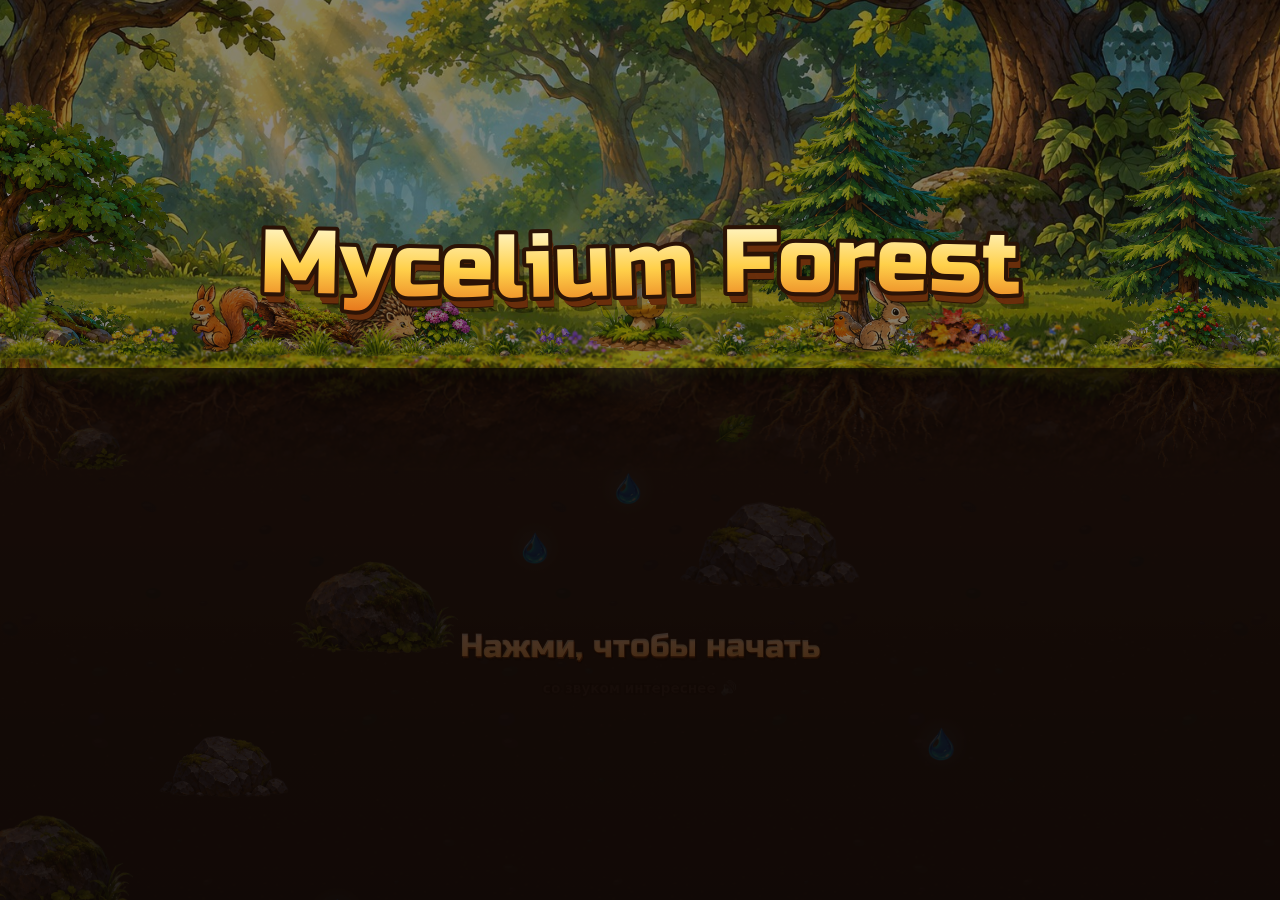
<file: index.html>
<!doctype html>
<html lang="ru">
<head>
  <meta charset="utf-8">
  <meta name="viewport" content="width=device-width, initial-scale=1">
  <title>Mycelium Forest</title>
  <style>
    html, body {
      margin: 0;
      height: 100%;
      background: #120b08;
      overflow: hidden;
      font-family: "Trebuchet MS", system-ui, sans-serif;
      color: #f5e6c8;
    }
    #game {
      position: absolute;
      display: block;
      touch-action: none;
      box-shadow: 0 0 40px rgba(0, 0, 0, .6);
    }
    #loading {
      position: absolute;
      inset: 0;
      display: grid;
      place-items: center;
      font-size: 22px;
      letter-spacing: .04em;
    }
    @font-face { font-family: 'Russo One'; font-style: normal; font-weight: 400; font-display: swap;
    src: url(art/fonts/russo-one-0.woff2) format('woff2'); unicode-range: U+0301, U+0400-045F, U+0490-0491, U+04B0-04B1, U+2116; }
  @font-face { font-family: 'Russo One'; font-style: normal; font-weight: 400; font-display: swap;
    src: url(art/fonts/russo-one-1.woff2) format('woff2'); unicode-range: U+0100-02BA, U+02BD-02C5, U+02C7-02CC, U+02CE-02D7, U+02DD-02FF, U+0304, U+0308, U+0329, U+1D00-1DBF, U+1E00-1E9F, U+1EF2-1EFF, U+2020, U+20A0-20AB, U+20AD-20C0, U+2113, U+2C60-2C7F, U+A720-A7FF; }
  @font-face { font-family: 'Russo One'; font-style: normal; font-weight: 400; font-display: swap;
    src: url(art/fonts/russo-one-2.woff2) format('woff2'); unicode-range: U+0000-00FF, U+0131, U+0152-0153, U+02BB-02BC, U+02C6, U+02DA, U+02DC, U+0304, U+0308, U+0329, U+2000-206F, U+20AC, U+2122, U+2191, U+2193, U+2212, U+2215, U+FEFF, U+FFFD; }
  </style>
</head>
<body>
  <canvas id="game"></canvas>
  <div id="loading">Грибница просыпается…</div>
  <script src="src/texts.js"></script>
  <script src="src/audio.js"></script>
  <script src="src/game.js"></script>
</body>
</html>
</file>
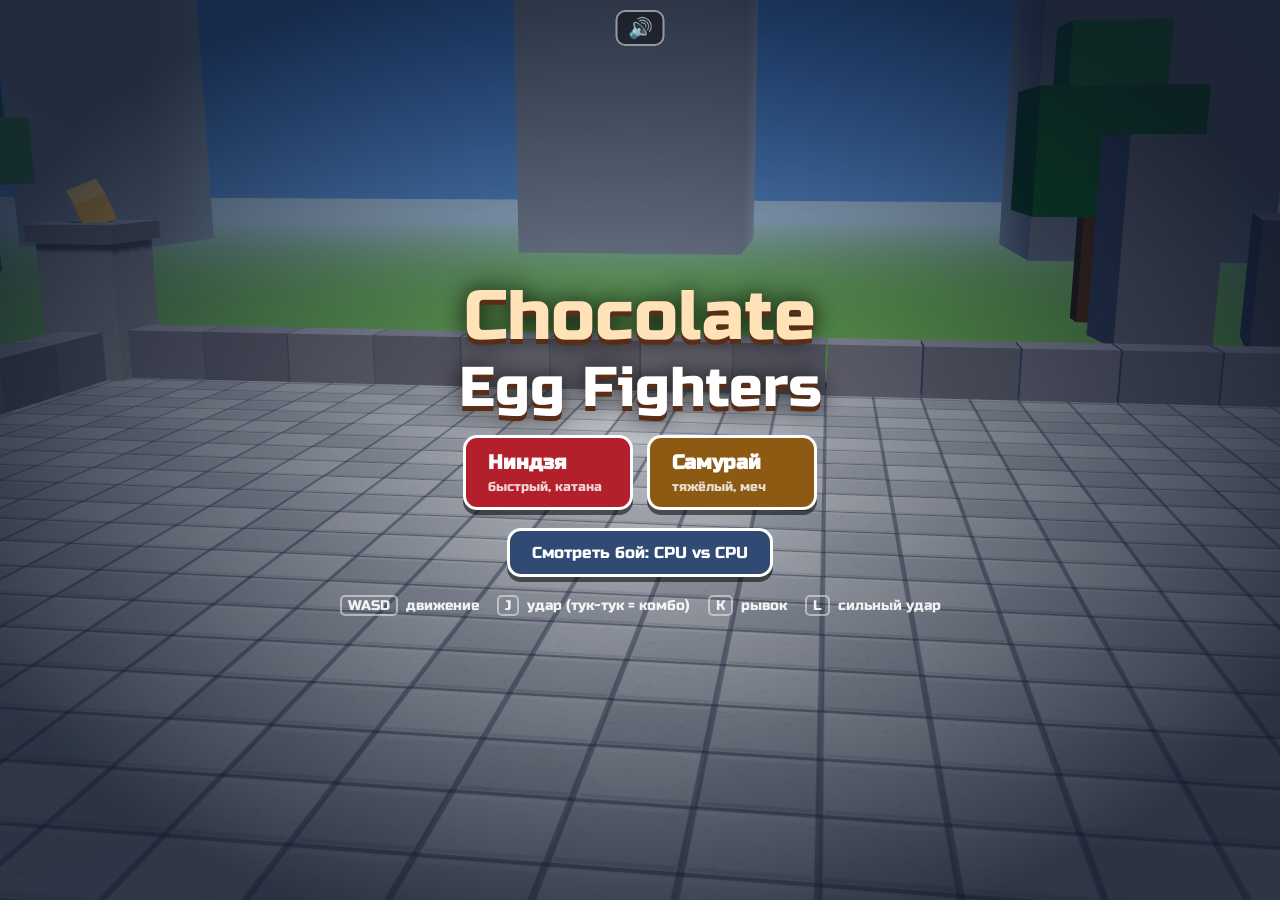
<file: egg-fighters/index.html>
<!doctype html>
<html lang="ru">
<head>
  <meta charset="utf-8">
  <meta name="viewport" content="width=device-width, initial-scale=1, maximum-scale=1, user-scalable=no">
  <title>Chocolate Egg Fighters</title>
  <link rel="stylesheet" href="src/ui/style.css">
</head>
<body>
  <canvas id="game"></canvas>
  <div id="loading">Яйца разогреваются…</div>
  <div id="ui"></div>
  <script src="lib/three.min.js"></script>
  <script src="src/core.js"></script>
  <script src="src/fighters/eggShape.js"></script>
  <script src="src/fighters/model.js"></script>
  <script src="src/fighters/costumes.js"></script>
  <script src="src/fighters/roster.js"></script>
  <script src="src/world/arena.js"></script>
  <script src="src/world/camera.js"></script>
  <script src="src/fighters/animator.js"></script>
  <script src="src/fighters/fighter.js"></script>
  <script src="src/fighters/movement.js"></script>
  <script src="src/combat/moves.js"></script>
  <script src="src/combat/combat.js"></script>
  <script src="src/fx/fx.js"></script>
  <script src="src/audio.js"></script>
  <script src="src/game/input.js"></script>
  <script src="src/game/ai.js"></script>
  <script src="src/ui/hud.js"></script>
  <script src="src/game/match.js"></script>
  <script src="src/main.js"></script>
</body>
</html>
</file>
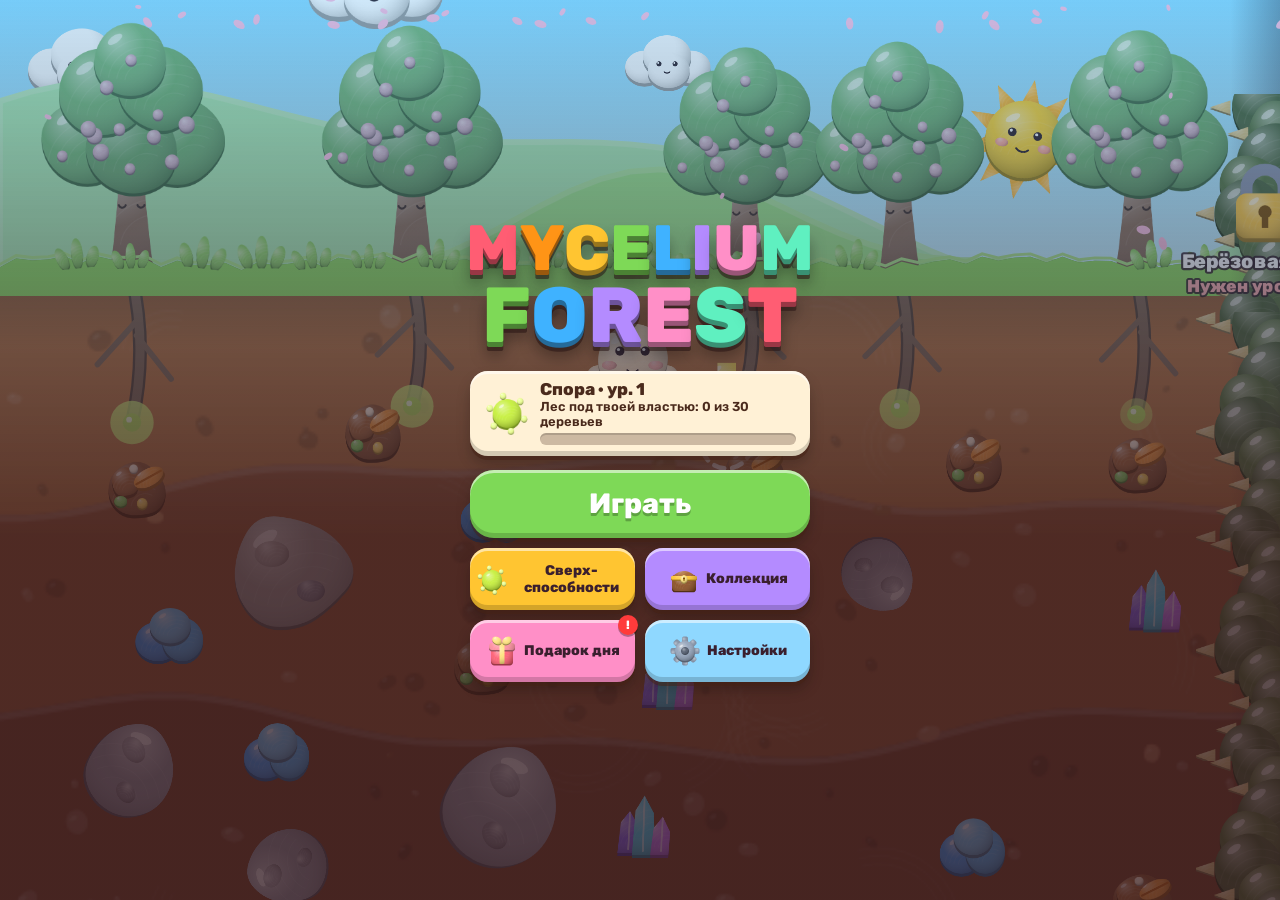
<file: forest/index.html>
<!doctype html>
<html lang="ru">
<head>
<meta charset="utf-8">
<meta name="viewport" content="width=device-width,initial-scale=1,maximum-scale=1,user-scalable=no,viewport-fit=cover">
<meta name="theme-color" content="#58c7ff">
<meta name="apple-mobile-web-app-capable" content="yes">
<meta name="mobile-web-app-capable" content="yes">
<meta name="apple-mobile-web-app-status-bar-style" content="black-translucent">
<title>Mycelium Forest</title>
<link rel="manifest" href="manifest.webmanifest">
<link rel="icon" href="icon.png">
<link rel="apple-touch-icon" href="icon.png">
<link rel="stylesheet" href="css/style.css">
</head>
<body>
<canvas id="cv"></canvas>

<div id="hud" class="hidden">
  <div id="top">
    <div class="row1">
      <button id="rank" class="clay">
        <img id="rankIc" alt="">
        <span class="rk"><b id="rankName">Спора</b><span class="bar"><i id="xpFill"></i><em id="lvlTxt">Ур. 1</em></span></span>
      </button>
      <div id="seasonChip" class="clay"><b></b><span class="bar"><i></i></span></div>
      <button id="btnMenu" class="clay sq" aria-label="Меню"><i></i><i></i><i></i></button>
    </div>
    <div class="row2" id="res"></div>
    <button id="quest" class="clay"><span class="qt"></span><span class="bar"><i></i></span><span class="qr"></span></button>
    <div id="bossBar" class="clay hidden"><b></b><span class="bar"><i></i></span></div>
    <div id="buffs"></div>
  </div>
  <div id="abilities"></div>
  <div id="bottom">
    <div id="types"></div>
    <div class="row3">
      <button id="btnUpg" class="clay act" style="--c:#b48bff"></button>
      <button id="btnPow" class="clay act" style="--c:#ffc531"></button>
      <button id="btnHome" class="clay sq" aria-label="К сердцу грибницы"></button>
      <button id="btnZoom" class="clay sq" aria-label="Масштаб"></button>
    </div>
  </div>
</div>

<div id="banner"><b></b><span></span></div>
<div id="toast"></div>

<div id="menu" class="screen">
  <div class="logo"><div id="logo1"></div><div id="logo2"></div></div>
  <div id="menuRank" class="clay"></div>
  <div class="mbtns">
    <button id="mPlay" class="clay mbig" style="--c:#7ed957">Играть</button>
    <button id="mPow" class="clay mb" style="--c:#ffc531"></button>
    <button id="mCol" class="clay mb" style="--c:#b48bff"></button>
    <button id="mDaily" class="clay mb" style="--c:#ff8fc7"></button>
    <button id="mSet" class="clay mb" style="--c:#8fd8ff"></button>
  </div>
</div>

<div id="panel" class="screen hidden">
  <div class="card clay">
    <div class="hd"><b id="pTitle"></b><button id="pClose" class="clay x" style="--c:#ff6b6b" aria-label="Закрыть"></button></div>
    <div id="pBody"></div>
  </div>
</div>

<div id="modal" class="screen hidden"><div class="card clay small" id="mBody"></div></div>

<script>window.AudioContext = window.AudioContext || window.webkitAudioContext;</script>
<script src="js/lib/zzfx.js"></script>
<script src="js/data.js"></script>
<script src="js/audio.js"></script>
<script src="js/art.js"></script>
<script src="js/game.js"></script>
<script src="js/render.js"></script>
<script src="js/ui.js"></script>
<script src="js/main.js"></script>
</body>
</html>
</file>
<file: egg-fighters/src/ui/style.css>
@font-face { font-family: 'Russo One'; font-style: normal; font-weight: 400; font-display: swap;
  src: url(../../../art/fonts/russo-one-0.woff2) format('woff2'); unicode-range: U+0400-045F; }
@font-face { font-family: 'Russo One'; font-style: normal; font-weight: 400; font-display: swap;
  src: url(../../../art/fonts/russo-one-2.woff2) format('woff2'); unicode-range: U+0000-00FF, U+2000-206F; }

html, body { margin: 0; height: 100%; overflow: hidden; background: #1b2840; color: #fff;
  font-family: 'Russo One', 'Trebuchet MS', system-ui, sans-serif; user-select: none; -webkit-user-select: none; }
#game { position: absolute; inset: 0; display: block; touch-action: none; }
#loading { position: absolute; inset: 0; display: grid; place-items: center; font-size: 22px; }
#ui { position: absolute; inset: 0; pointer-events: none; }

/* finisher: darkened vignette + flash (the big hits of the reference video) */
.finisher { position: absolute; inset: 0; opacity: 0;
  background: radial-gradient(ellipse at center, rgba(0,0,0,0) 22%, rgba(10,8,14,.55) 55%, rgba(5,4,8,.9) 100%); }
.flash { position: absolute; inset: 0; opacity: 0; background: radial-gradient(circle, #fffbe6 0%, rgba(255,230,140,.6) 40%, rgba(255,200,80,0) 75%); mix-blend-mode: screen; }

/* HUD */
.hud { position: absolute; inset: 0; }
.bar { position: absolute; top: 14px; width: min(40vw, 420px); }
.bar0 { left: 16px; } .bar1 { right: 16px; text-align: right; }
.bar .name { font-size: 18px; text-shadow: 0 2px 0 #000a; margin-bottom: 4px; }
.bar .track { position: relative; height: 18px; background: #0009; border: 2px solid #fff; border-radius: 6px; overflow: hidden; }
.bar .fill, .bar .lag { position: absolute; top: 0; bottom: 0; }
.bar0 .fill, .bar0 .lag { left: 0; } .bar1 .fill, .bar1 .lag { right: 0; }
.bar .lag { background: #fff6; }
.bar .stage { font-size: 13px; opacity: .85; margin-top: 3px; text-shadow: 0 1px 0 #000; }
.combo { position: absolute; top: 80px; font-size: 30px; color: #ffd84a; text-shadow: 0 3px 0 #6b2b00, 0 0 12px #000; opacity: 0; }
.combo0 { left: 22px; transform-origin: left center; } .combo1 { right: 22px; transform-origin: right center; }
.combo.pop { animation: pop .9s ease-out forwards; }
@keyframes pop { 0% { opacity: 1; transform: scale(1.6); } 15% { transform: scale(1); } 75% { opacity: 1; } 100% { opacity: 0; } }
.banner { position: absolute; left: 0; right: 0; top: 34%; text-align: center; font-size: clamp(40px, 9vw, 96px);
  color: #fff; text-shadow: 0 5px 0 #b3202b, 0 0 30px #000; opacity: 0; transform: scale(.6); transition: opacity .15s, transform .2s; }
.banner.show { opacity: 1; transform: scale(1); }
.banner.ko { color: #ffd84a; text-shadow: 0 6px 0 #6b2b00, 0 0 40px #000; }

/* menu + result */
.menu, .result { position: absolute; inset: 0; display: flex; flex-direction: column; align-items: center; justify-content: center;
  gap: 18px; pointer-events: auto; background: radial-gradient(ellipse at center, #0000 0%, #0b1426cc 80%); padding: 16px; box-sizing: border-box; }
.menu h1 { margin: 0; font-size: clamp(34px, 7vw, 70px); line-height: .95; text-align: center; color: #ffe2b8;
  text-shadow: 0 5px 0 #5a2d16, 0 0 24px #000; font-weight: 400; }
.menu h1 span { color: #fff; font-size: .8em; }
.menu .pick { display: flex; gap: 14px; flex-wrap: wrap; justify-content: center; }
.menu button, .result button { font: inherit; color: #fff; border: 3px solid #fff; border-radius: 14px; padding: 12px 22px; cursor: pointer;
  background: #2a3f66; box-shadow: 0 5px 0 #0008; font-size: 20px; }
.menu button:active, .result button:active { transform: translateY(3px); box-shadow: 0 2px 0 #0008; }
.menu .pk { display: flex; flex-direction: column; min-width: 170px; }
.menu .pk small { font-size: 13px; opacity: .8; margin-top: 4px; }
.menu .ninja { background: #b3202b; } .menu .samurai { background: #8c5a12; }
.menu .watch { font-size: 16px; background: #304a74; }
.menu .help { display: flex; flex-wrap: wrap; gap: 8px 18px; justify-content: center; font-size: 14px; opacity: .9; max-width: 640px; }
kbd { display: inline-block; border: 2px solid #fff8; border-radius: 5px; padding: 0 6px; margin-right: 4px; font-family: inherit; }
.result { background: #0b142699; }
.result .rt { font-size: clamp(30px, 6vw, 56px); text-shadow: 0 4px 0 #000a; text-align: center; }
.result .row { display: flex; gap: 14px; }

/* touch controls */
.touch { position: absolute; inset: 0; }
.stick-zone { position: absolute; left: 0; bottom: 0; width: 50%; height: 60%; pointer-events: auto; touch-action: none; }
.stick-base { position: absolute; left: 40px; bottom: 40px; top: auto; width: 120px; height: 120px; border-radius: 50%;
  background: #ffffff22; border: 3px solid #fff6; }
.stick-base.on { bottom: auto; }
.stick-knob { position: absolute; left: 35px; top: 35px; width: 50px; height: 50px; border-radius: 50%; background: #fffc; }
.btns { position: absolute; right: 18px; bottom: 22px; width: 220px; height: 200px; }
.btns button { position: absolute; pointer-events: auto; touch-action: none; border-radius: 50%; border: 3px solid #fff;
  color: #fff; font-size: 28px; background: #0006; }
.btns button.down { background: #fff6; }
.b-attack { right: 0; bottom: 0; width: 100px; height: 100px; background: #b3202bcc !important; }
.b-dash { right: 112px; bottom: 6px; width: 72px; height: 72px; }
.b-heavy { right: 30px; bottom: 112px; width: 72px; height: 72px; }
.mute { position: absolute; left: 50%; top: 10px; transform: translateX(-50%); pointer-events: auto; font-size: 20px; background: #0006; color: #fff;
  border: 2px solid #fff8; border-radius: 10px; padding: 4px 10px; cursor: pointer; }
</file>
<file: forest/css/style.css>
@font-face{font-family:Rubik;font-weight:600;font-display:swap;src:url(../fonts/rubik-cyrillic-600-normal.woff2) format('woff2');unicode-range:U+0301,U+0400-045F,U+0490-0491,U+04B0-04B1,U+2116}
@font-face{font-family:Rubik;font-weight:600;font-display:swap;src:url(../fonts/rubik-latin-600-normal.woff2) format('woff2');unicode-range:U+0000-00FF,U+2000-206F,U+20AC,U+2212}
@font-face{font-family:Rubik;font-weight:800;font-display:swap;src:url(../fonts/rubik-cyrillic-800-normal.woff2) format('woff2');unicode-range:U+0301,U+0400-045F,U+0490-0491,U+04B0-04B1,U+2116}
@font-face{font-family:Rubik;font-weight:800;font-display:swap;src:url(../fonts/rubik-latin-800-normal.woff2) format('woff2');unicode-range:U+0000-00FF,U+2000-206F,U+20AC,U+2212}
*{box-sizing:border-box;-webkit-tap-highlight-color:transparent;user-select:none;-webkit-user-select:none;-webkit-touch-callout:none}
html,body{margin:0;height:100%;overflow:hidden;background:#3a2218;font-family:Rubik,system-ui,sans-serif;font-weight:600;color:#4a2a1c;overscroll-behavior:none;touch-action:none}
#cv{position:fixed;inset:0;display:block;touch-action:none}
button{font:inherit;color:inherit;border:0;cursor:pointer;padding:0}
.hidden{display:none!important}
.ic{vertical-align:middle;flex:none;pointer-events:none}
.clay{background:var(--c,#fff1d6);border-radius:18px;box-shadow:inset 0 3px 0 rgba(255,255,255,.55),inset 0 -5px 0 rgba(0,0,0,.17),0 4px 0 rgba(70,35,20,.5),0 8px 14px rgba(0,0,0,.22)}
button.clay{transition:transform .08s}
button.clay:active{transform:translateY(3px) scale(.97)}
.bar{display:block;position:relative;height:12px;border-radius:6px;background:rgba(74,42,28,.28);overflow:hidden;box-shadow:inset 0 2px 0 rgba(0,0,0,.15)}
.bar i{position:absolute;left:0;top:0;bottom:0;width:0;border-radius:6px;background:#7ed957;box-shadow:inset 0 3px 0 rgba(255,255,255,.45);transition:width .25s}

/* ---------- HUD ---------- */
#hud{position:fixed;inset:0;pointer-events:none;padding:calc(8px + env(safe-area-inset-top)) calc(8px + env(safe-area-inset-right)) calc(8px + env(safe-area-inset-bottom)) calc(8px + env(safe-area-inset-left))}
#hud button,#hud #types{pointer-events:auto}
#top{display:flex;flex-direction:column;gap:7px;max-width:560px;margin:0 auto}
.row1{display:flex;gap:7px;align-items:stretch}
#rank{flex:1;display:flex;align-items:center;gap:7px;padding:5px 10px 7px 6px;min-width:0;text-align:left}
#rank img{width:38px;height:38px}
.rk{flex:1;min-width:0;display:flex;flex-direction:column;gap:3px}
.rk b{font-weight:800;font-size:15px;white-space:nowrap;overflow:hidden;text-overflow:ellipsis}
.rk .bar{height:14px}
.rk em{position:absolute;inset:0;font-style:normal;font-size:10px;line-height:14px;text-align:center;font-weight:800;color:#3a2218}
#seasonChip{width:86px;padding:6px 8px 8px;display:flex;flex-direction:column;justify-content:center;gap:4px;text-align:center}
#seasonChip b{font-weight:800;font-size:13px}
#seasonChip .bar{height:8px}
.sq{width:50px;min-height:50px;display:flex;align-items:center;justify-content:center;flex-direction:column;gap:4px;flex:none}
#btnMenu i{display:block;width:22px;height:4px;border-radius:2px;background:#4a2a1c}
.row2{display:grid;grid-template-columns:repeat(4,1fr);gap:6px}
.chip{display:flex;align-items:center;gap:4px;padding:4px 6px 6px 4px;border-radius:14px;font-weight:800;font-size:14px;min-width:0;white-space:nowrap}
.chip small{font-size:9px;opacity:.6;font-weight:600}
.chip.pulse{animation:shake .4s}
@keyframes shake{0%,100%{transform:none}20%{transform:translateX(-5px) scale(1.08)}40%{transform:translateX(5px) scale(1.08)}60%{transform:translateX(-4px)}80%{transform:translateX(4px)}}
#quest{display:grid;grid-template-columns:1fr auto;align-items:center;gap:3px 8px;padding:6px 10px 9px;text-align:left;font-size:12.5px;line-height:1.2;width:100%}
#quest .qt{grid-column:1/3}
#quest .qr{font-weight:800;font-size:12px;white-space:nowrap;display:flex;align-items:center;gap:2px}
#quest.done{--c:#ffe27a;animation:glow .7s infinite alternate}
#quest.done .bar i{background:#ff9416}
@keyframes glow{from{transform:scale(1)}to{transform:scale(1.03);filter:brightness(1.1)}}
#bossBar{--c:#ff8a8a;padding:5px 10px 9px;font-size:13px;display:flex;flex-direction:column;gap:3px}
#bossBar b{font-weight:800}
#bossBar .bar i{background:#e8281e}
#buffs{display:flex;gap:5px;flex-wrap:wrap}
.buff{font-size:11px;font-weight:800;padding:3px 8px 4px;border-radius:10px;color:#fff;background:#ff4fa3;box-shadow:0 2px 0 rgba(0,0,0,.25)}
#abilities{position:absolute;right:calc(8px + env(safe-area-inset-right));bottom:calc(150px + env(safe-area-inset-bottom));display:flex;flex-direction:column;gap:9px}
.abil{width:58px;height:58px;border-radius:50%;position:relative;overflow:hidden;display:flex;align-items:center;justify-content:center}
.abil img{width:40px;height:40px}
.abil u{position:absolute;left:0;right:0;bottom:0;background:rgba(40,20,30,.62);pointer-events:none}
.abil s{position:absolute;inset:0;display:flex;align-items:center;justify-content:center;color:#fff;font-weight:800;font-size:17px;text-decoration:none;text-shadow:0 2px 0 #000}
.abil.ready{animation:glow .6s infinite alternate}
#bottom{position:absolute;left:calc(8px + env(safe-area-inset-left));right:calc(8px + env(safe-area-inset-right));bottom:calc(8px + env(safe-area-inset-bottom));display:flex;flex-direction:column;gap:8px;max-width:560px;margin:0 auto}
#types{display:flex;gap:6px;overflow-x:auto;padding:4px 2px 8px;scrollbar-width:none;touch-action:pan-x}
#types::-webkit-scrollbar{display:none}
.type{flex:none;width:62px;padding:2px 2px 7px;border-radius:15px;display:flex;flex-direction:column;align-items:center;font-size:9.5px;line-height:1.15;font-weight:800;opacity:.92}
.type img{width:40px;height:43px;margin-top:-6px}
.type.sel{--c:#b6f06a;transform:translateY(-5px);opacity:1;outline:3px solid #fff}
.type.lock{--c:#b9ab9b;filter:grayscale(.8)}
.type span{display:flex;align-items:center;gap:1px;white-space:nowrap}
.type span img{width:11px;height:11px;margin:0}
.row3{display:flex;gap:7px}
.act{flex:1;height:52px;display:flex;align-items:center;justify-content:center;gap:6px;font-weight:800;font-size:15px;color:#3a1f2e;position:relative}
.act img{width:30px;height:30px}
.dot{position:absolute;top:-5px;right:-3px;min-width:20px;height:20px;border-radius:10px;background:#ff3b3b;color:#fff;font-size:12px;font-weight:800;line-height:20px;text-align:center;box-shadow:0 2px 0 rgba(0,0,0,.3);animation:glow .5s infinite alternate}
.sq img{width:32px;height:32px}

#banner{position:fixed;left:0;right:0;top:34%;text-align:center;pointer-events:none;opacity:0;transform:scale(.6);padding:0 14px}
#banner.show{animation:ban 2.8s cubic-bezier(.2,1.6,.4,1) forwards}
#banner b{display:inline-block;font-weight:800;font-size:clamp(26px,8.5vw,46px);color:#fff;padding:6px 20px 10px;border-radius:22px;background:var(--bc,#ff4fa3);box-shadow:inset 0 4px 0 rgba(255,255,255,.4),inset 0 -6px 0 rgba(0,0,0,.2),0 6px 0 rgba(60,20,30,.5),0 12px 24px rgba(0,0,0,.3);text-shadow:0 3px 0 rgba(0,0,0,.25);transform:rotate(-2deg)}
#banner span{display:block;margin:10px auto 0;max-width:340px;font-size:15px;font-weight:800;color:#fff;text-shadow:0 2px 0 rgba(40,20,30,.9),0 0 8px rgba(40,20,30,.8)}
@keyframes ban{0%{opacity:0;transform:scale(.4)}12%{opacity:1;transform:scale(1)}85%{opacity:1;transform:scale(1)}100%{opacity:0;transform:scale(1.15) translateY(-20px)}}
#toast{position:fixed;left:50%;bottom:calc(150px + env(safe-area-inset-bottom));transform:translate(-50%,20px);background:rgba(50,26,34,.92);color:#fff;font-size:13.5px;padding:8px 14px;border-radius:14px;opacity:0;transition:.2s;pointer-events:none;max-width:86vw;text-align:center;box-shadow:0 4px 0 rgba(0,0,0,.3)}
#toast.show{opacity:1;transform:translate(-50%,0)}

/* ---------- экраны ---------- */
.screen{position:fixed;inset:0;display:flex;flex-direction:column;align-items:center;justify-content:center;padding:calc(14px + env(safe-area-inset-top)) 14px calc(14px + env(safe-area-inset-bottom));background:rgba(40,22,40,.5);z-index:10}
#menu{background:linear-gradient(rgba(60,160,230,.25),rgba(50,24,30,.72) 60%);gap:14px;overflow-y:auto;justify-content:safe center;touch-action:pan-y}
.logo{text-align:center;line-height:.95;margin-bottom:4px}
.logo div{white-space:nowrap}
.logo span{display:inline-block;font-weight:800;font-size:clamp(34px,11.5vw,64px);color:var(--lc);text-shadow:0 5px 0 var(--ld),0 9px 0 rgba(40,20,20,.55),0 14px 16px rgba(0,0,0,.35);animation:bob 1.6s ease-in-out infinite alternate;animation-delay:calc(var(--i)*-.17s)}
#logo2 span{font-size:clamp(40px,14vw,78px)}
@keyframes bob{from{transform:translateY(0) rotate(-3deg)}to{transform:translateY(-7px) rotate(3deg)}}
#menuRank{padding:8px 14px 11px;display:flex;align-items:center;gap:10px;font-size:13px;width:min(100%,340px)}
#menuRank img{width:46px;height:46px}
#menuRank b{font-weight:800;font-size:17px;display:block}
.mbtns{display:grid;grid-template-columns:1fr 1fr;gap:10px;width:min(100%,340px)}
.mbig{grid-column:1/3;height:68px;font-weight:800;font-size:28px;color:#fff;text-shadow:0 3px 0 rgba(0,0,0,.25);border-radius:24px;animation:glow .8s infinite alternate}
.mb{height:62px;font-weight:800;font-size:14px;display:flex;align-items:center;justify-content:center;gap:6px;position:relative;color:#3a1f2e;padding:0 6px}
.mb img{width:32px;height:32px}
.card{width:min(100%,460px);max-height:100%;display:flex;flex-direction:column;padding:12px 12px 14px;border-radius:26px;animation:popin .25s cubic-bezier(.2,1.5,.4,1)}
@keyframes popin{from{transform:scale(.7);opacity:0}to{transform:none;opacity:1}}
.card.small{width:min(100%,350px);text-align:center;align-items:center;gap:10px;padding:18px 16px 18px}
.card h2{margin:0;font-weight:800;font-size:23px;line-height:1.1}
.card p{margin:0;font-size:14px;line-height:1.35}
.hd{display:flex;align-items:center;justify-content:space-between;margin-bottom:8px;gap:8px}
.hd b{font-weight:800;font-size:21px}
.x{width:42px;height:42px;border-radius:50%;position:relative;flex:none}
.x::before,.x::after{content:"";position:absolute;left:11px;right:11px;top:19px;height:5px;border-radius:3px;background:#fff;transform:rotate(45deg)}
.x::after{transform:rotate(-45deg)}
#pBody{overflow-y:auto;overscroll-behavior:contain;touch-action:pan-y;padding:2px 2px 6px;display:flex;flex-direction:column;gap:9px}
.btn{padding:10px 16px 13px;font-weight:800;font-size:16px;border-radius:16px;color:#fff;--c:#5fc13a;text-shadow:0 2px 0 rgba(0,0,0,.2);display:inline-flex;align-items:center;justify-content:center;gap:5px;min-height:46px}
.btn.off{--c:#b9ab9b;filter:grayscale(.3)}
.btn.alt{--c:#8fb6d8}
.btn.red{--c:#ff6b6b}
.rowi{display:flex;align-items:center;gap:9px;padding:8px 9px 11px;--c:#ffe2b0;border-radius:16px}
.rowi>img{width:42px;height:42px}
.rowi .tx{flex:1;min-width:0;font-size:12px;line-height:1.25}
.rowi .tx b{font-weight:800;font-size:14.5px;display:block}
.rowi .btn{font-size:14px;padding:6px 10px 9px;min-width:84px}
.have{display:flex;gap:12px;justify-content:center;font-weight:800;font-size:16px;align-items:center}
.have span{display:flex;align-items:center;gap:4px}
/* дерево сил */
.tree{display:grid;grid-template-columns:repeat(3,1fr);gap:16px 8px;padding:4px 0 2px;position:relative}
.pn{justify-self:center;width:66px;height:66px;border-radius:50%;position:relative;display:flex;align-items:center;justify-content:center;--c:#cdbfae}
.pn img{width:44px;height:44px;filter:grayscale(1) opacity(.55)}
.pn.own{--c:#ffe27a}.pn.own img,.pn.can img{filter:none}
.pn.can{--c:#fff1d6;animation:glow .7s infinite alternate}
.pn.max{--c:#8fe04a}
.pn.cur{outline:4px solid #ff4fa3;outline-offset:2px}
.pn em{position:absolute;bottom:-7px;left:50%;transform:translateX(-50%);font-style:normal;font-size:10.5px;font-weight:800;background:#4a2a1c;color:#fff;border-radius:8px;padding:1px 6px;white-space:nowrap}
.pn::before{content:"";position:absolute;left:50%;top:-17px;width:6px;height:17px;margin-left:-3px;background:#b79a7c;border-radius:3px}
.pn.r0::before{display:none}
.pn.own::before{background:#8fe04a}
.hb{position:absolute;left:16.6%;right:16.6%;height:6px;border-radius:3px;background:#b79a7c;pointer-events:none}
.pinfo{--c:#ffe2b0;padding:10px 12px 13px;display:flex;flex-direction:column;gap:6px;font-size:13px;line-height:1.3;border-radius:16px}
.pinfo b{font-weight:800;font-size:16px}
/* коллекция */
.col{display:grid;grid-template-columns:repeat(4,1fr);gap:8px}
.ac{aspect-ratio:1;border-radius:16px;display:flex;align-items:center;justify-content:center;--c:#d8c8b5;position:relative}
.ac img{width:74%;height:74%}
.ac.no img{filter:brightness(0) opacity(.28)}
.ac.cur{outline:4px solid #ff4fa3}
.ac i{position:absolute;right:5px;top:5px;width:11px;height:11px;border-radius:50%;background:var(--rc);box-shadow:0 1px 0 rgba(0,0,0,.3)}
/* подарки */
.days{display:grid;grid-template-columns:repeat(4,1fr);gap:7px}
.day{--c:#ffe2b0;border-radius:14px;padding:6px 4px 9px;text-align:center;font-size:10.5px;line-height:1.2;display:flex;flex-direction:column;align-items:center;gap:2px}
.day b{font-weight:800;font-size:12px}
.day img{width:30px;height:30px}
.day.got{--c:#bfe3a0;opacity:.7}
.day.now{--c:#ffe27a;outline:3px solid #ff4fa3;animation:glow .7s infinite alternate}
.day:last-child{grid-column:span 2}
.tog{display:flex;align-items:center;justify-content:space-between;--c:#ffe2b0;padding:9px 12px 12px;border-radius:16px;font-weight:800;font-size:15px;width:100%}
.tog u{width:52px;height:28px;border-radius:14px;background:#b9ab9b;position:relative;transition:.15s;box-shadow:inset 0 2px 0 rgba(0,0,0,.2)}
.tog u::after{content:"";position:absolute;left:3px;top:3px;width:22px;height:22px;border-radius:50%;background:#fff;transition:.15s;box-shadow:0 2px 0 rgba(0,0,0,.25)}
.tog.on u{background:#5fc13a}.tog.on u::after{left:27px}
.note{font-size:11.5px;opacity:.75;text-align:center;line-height:1.35}
.bigic{width:96px;height:96px;animation:bob 1s ease-in-out infinite alternate}
@media (orientation:landscape) and (max-height:520px){
  #top{margin:0;max-width:390px;gap:5px}
  #rank img{width:30px;height:30px}
  .sq{min-height:44px;width:46px}
  #bottom{max-width:none;margin:0;left:auto;width:390px;gap:4px}
  .type{width:56px}.type img{width:32px;height:34px}
  .act{height:44px}
  #abilities{bottom:calc(138px + env(safe-area-inset-bottom));flex-direction:row}
  .abil{width:50px;height:50px}.abil img{width:34px;height:34px}
  #toast{bottom:14px;left:30%}
  #menu{flex-direction:row;flex-wrap:wrap;align-content:center}
  .logo span{font-size:38px}#logo2 span{font-size:46px}
  #banner{top:20%}
}
</file>
